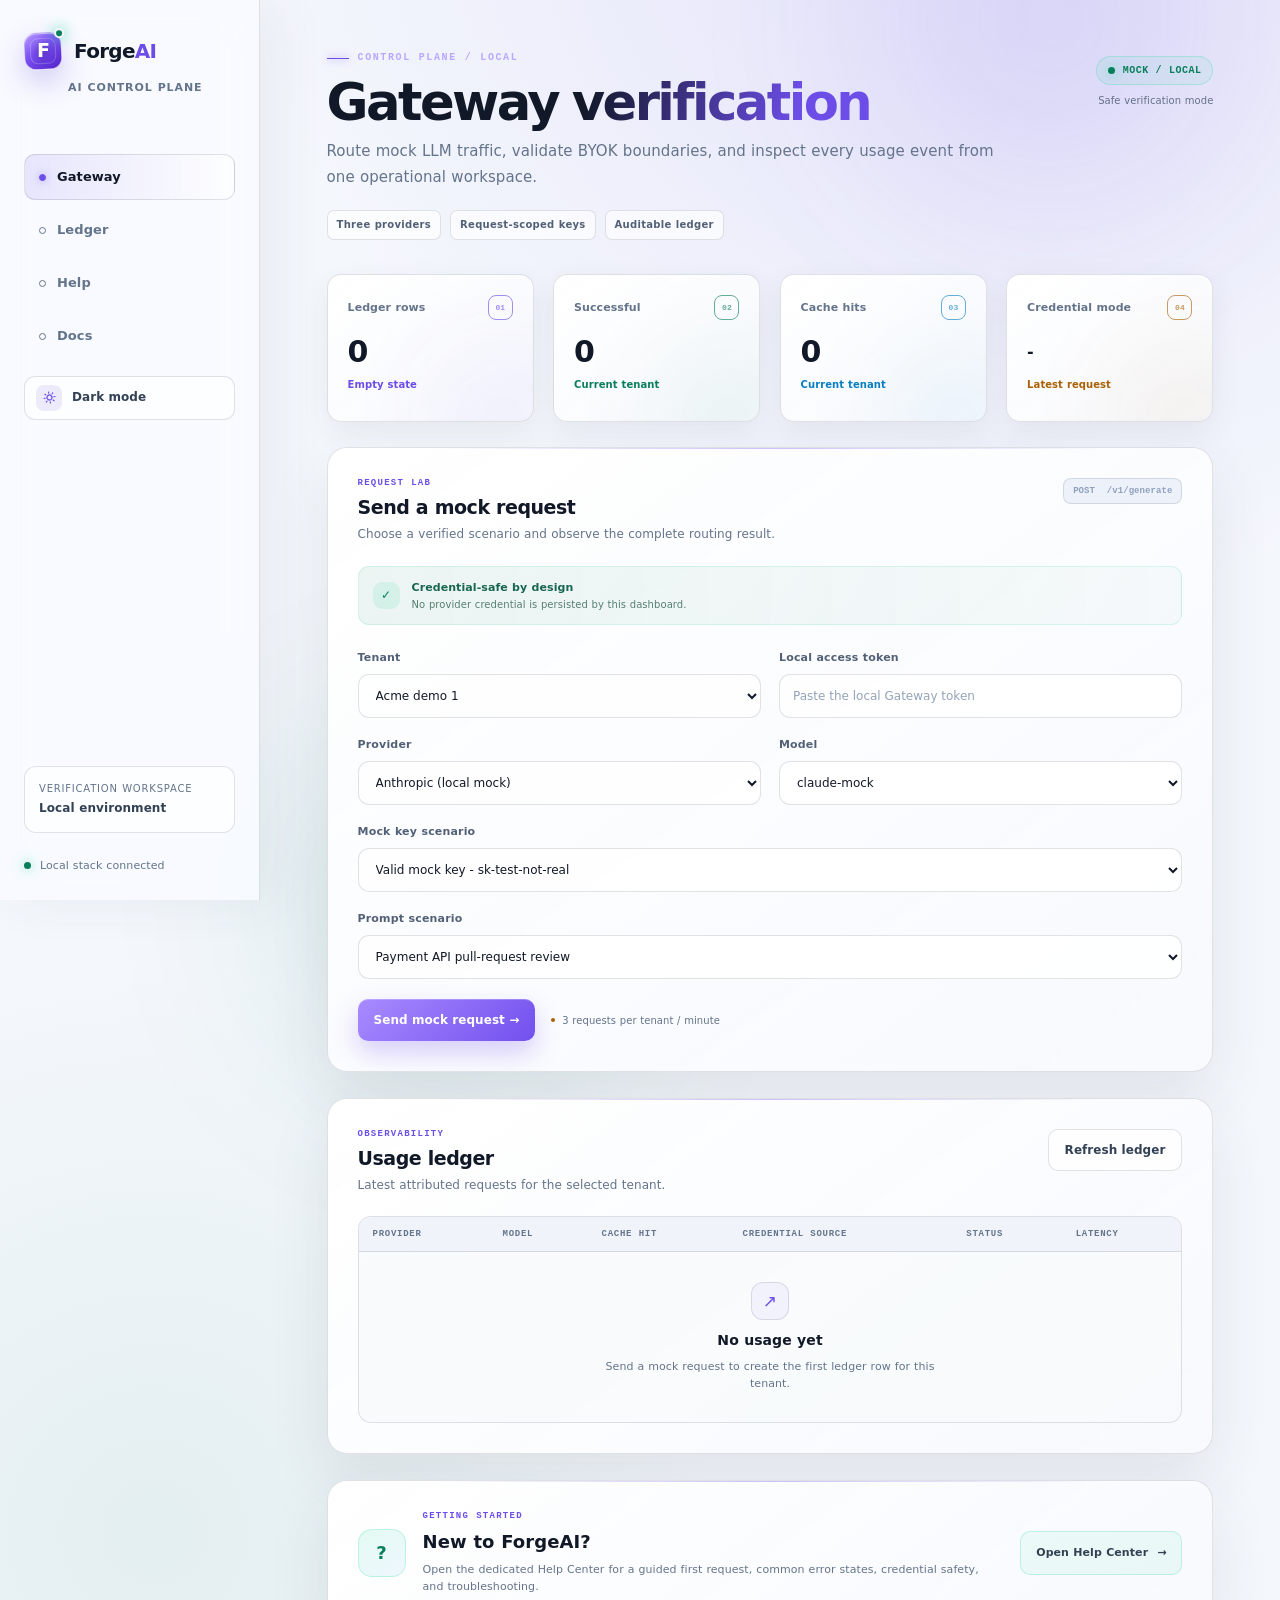
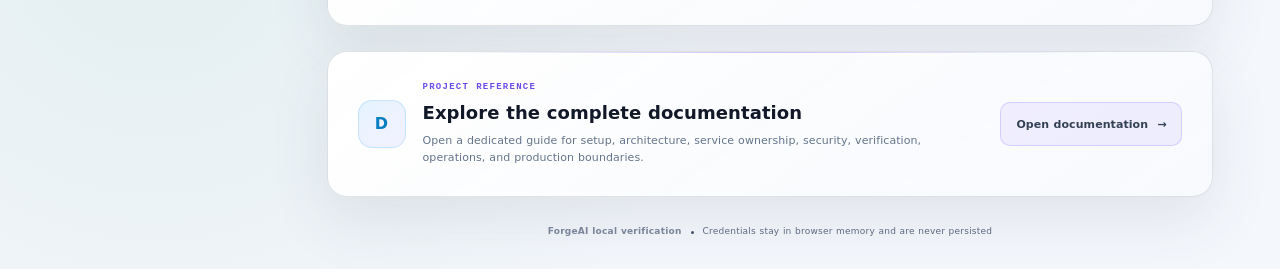
<file: dashboard/index.html>
<!doctype html>
<html lang='en'>
<head>
  <meta charset='utf-8'>
  <meta name='viewport' content='width=device-width, initial-scale=1'>
  <meta name='description' content='ForgeAI local Gateway verification console'>
  <meta name='theme-color' content='#080b14'>
  <title>ForgeAI - Gateway console</title>
  <link rel='stylesheet' href='styles.css'>
</head>
<body>
  <a class='skip-link' href='#main-content'>Skip to dashboard</a>
  <div class='ambient ambient-one' aria-hidden='true'></div>
  <div class='ambient ambient-two' aria-hidden='true'></div>

  <aside class='sidebar'>
    <div class='brand-block'>
      <div class='brand'>
        <span class='brand-mark' aria-hidden='true'><span>F</span><i></i></span>
        <span class='brand-name'>Forge<span>AI</span></span>
      </div>
      <p>AI control plane</p>
    </div>

    <nav aria-label='Primary navigation'>
      <a class='active' href='#gateway'><span class='nav-dot' aria-hidden='true'></span>Gateway</a>
      <a href='#usage'><span class='nav-dot' aria-hidden='true'></span>Ledger</a>
      <a href='help.html'><span class='nav-dot' aria-hidden='true'></span>Help</a>
      <a href='docs.html'><span class='nav-dot' aria-hidden='true'></span>Docs</a>
    </nav>

    <button class='theme-toggle' id='theme-toggle' type='button' aria-label='Switch to light mode' aria-pressed='false'>
      <span class='theme-icon' aria-hidden='true'>
        <svg viewBox='0 0 24 24' focusable='false'><path d='M12 3v2m0 14v2M3 12h2m14 0h2M5.64 5.64l1.42 1.42m9.88 9.88 1.42 1.42M18.36 5.64l-1.42 1.42M7.06 16.94l-1.42 1.42'/><circle cx='12' cy='12' r='4'/></svg>
      </span>
      <span id='theme-label'>Light mode</span>
    </button>

    <div class='sidebar-note'>
      <span>Verification workspace</span>
      <strong>Local environment</strong>
    </div>
    <div class='status' id='connection-status'><i></i><span>Local stack connected</span></div>
  </aside>

  <main id='main-content'>
    <header class='hero'>
      <div class='hero-copy'>
        <div class='eyebrow'><span></span>CONTROL PLANE / LOCAL</div>
        <h1>Gateway <span>verification</span></h1>
        <p>Route mock LLM traffic, validate BYOK boundaries, and inspect every usage event from one operational workspace.</p>
        <div class='hero-points' aria-label='Environment guarantees'>
          <span>Three providers</span>
          <span>Request-scoped keys</span>
          <span>Auditable ledger</span>
        </div>
      </div>
      <div class='environment-card'>
        <span class='environment'><i></i>MOCK / LOCAL</span>
        <small>Safe verification mode</small>
      </div>
    </header>

    <section class='cards' aria-label='Ledger summary'>
      <article class='metric-card purple'>
        <div class='metric-head'><label>Ledger rows</label><span class='metric-icon'>01</span></div>
        <strong id='total-rows'>0</strong>
        <em id='ledger-state'>Not loaded</em>
      </article>
      <article class='metric-card green'>
        <div class='metric-head'><label>Successful</label><span class='metric-icon'>02</span></div>
        <strong id='successful-rows'>0</strong>
        <em>Current tenant</em>
      </article>
      <article class='metric-card blue'>
        <div class='metric-head'><label>Cache hits</label><span class='metric-icon'>03</span></div>
        <strong id='cache-hits'>0</strong>
        <em>Current tenant</em>
      </article>
      <article class='metric-card amber'>
        <div class='metric-head'><label>Credential mode</label><span class='metric-icon'>04</span></div>
        <strong class='text-value' id='credential-mode'>-</strong>
        <em>Latest request</em>
      </article>
    </section>

    <section class='workspace'>
      <article class='panel request-panel' id='gateway'>
        <div class='panel-header'>
          <div>
            <span class='section-kicker'>REQUEST LAB</span>
            <h2>Send a mock request</h2>
            <p>Choose a verified scenario and observe the complete routing result.</p>
          </div>
          <span class='api-route'>POST&nbsp; /v1/generate</span>
        </div>

        <div class='privacy-banner'>
          <span class='shield' aria-hidden='true'>✓</span>
          <div><strong>Credential-safe by design</strong><span>No provider credential is persisted by this dashboard.</span></div>
        </div>

        <form id='request-form' novalidate>
          <div class='form-grid'>
            <div class='field'>
              <label for='tenant'>Tenant</label>
              <select id='tenant' name='tenant' required>
                <option value='demo-acme-001'>Acme demo 1</option>
                <option value='demo-acme-002'>Acme demo 2</option>
                <option value='demo-contoso-001'>Contoso demo</option>
              </select>
            </div>
            <div class='field'>
              <label for='access-token'>Local access token</label>
              <input id='access-token' name='accessToken' type='text' required autocomplete='off' spellcheck='false' placeholder='Paste the local Gateway token'>
            </div>
            <div class='field'>
              <label for='provider'>Provider</label>
              <select id='provider' name='provider'>
                <option value='ANTHROPIC'>Anthropic (local mock)</option>
                <option value='OPENAI'>OpenAI (local mock)</option>
                <option value='GEMINI'>Gemini (local mock)</option>
              </select>
            </div>
            <div class='field'>
              <label for='model'>Model</label>
              <select id='model' name='model' required><option value='claude-mock'>claude-mock</option></select>
            </div>
            <div class='field full'>
              <label for='provider-key'>Mock key scenario</label>
              <select id='provider-key' name='providerKey' required>
                <option value='sk-test-not-real'>Valid mock key - sk-test-not-real</option>
                <option value=''>Blank key - validation demo</option>
                <option value='bad-key-demo'>Rejected mock key - bad-key-demo</option>
              </select>
            </div>
            <div class='field full'>
              <label for='prompt'>Prompt scenario</label>
              <select id='prompt' name='prompt' required>
                <option value='Review a pull request that adds input validation to a payment API. Return three concise risks and one recommendation.'>Payment API pull-request review</option>
                <option value='Summarize a fictional customer support incident and provide three follow-up actions.'>Customer support incident summary</option>
                <option value='Review a fictional authentication change for security risks and recommend one mitigation.'>Authentication security review</option>
              </select>
            </div>
          </div>
          <div class='actions'>
            <button id='submit-request' class='primary' type='submit'>Send mock request</button>
            <span><i></i>3 requests per tenant / minute</span>
          </div>
        </form>
        <div id='request-result' class='result' role='status' aria-live='polite' hidden></div>
      </article>

      <article class='panel ledger-panel' id='usage'>
        <div class='panel-header'>
          <div>
            <span class='section-kicker'>OBSERVABILITY</span>
            <h2>Usage ledger</h2>
            <p>Latest attributed requests for the selected tenant.</p>
          </div>
          <button id='refresh-ledger' class='secondary' type='button'>Refresh ledger</button>
        </div>
        <div class='table-wrap'>
          <table>
            <thead><tr><th>Provider</th><th>Model</th><th>Cache hit</th><th>Credential source</th><th>Status</th><th>Latency</th></tr></thead>
            <tbody id='ledger-body'></tbody>
          </table>
          <div id='ledger-empty' class='empty-state'>
            <span class='empty-icon' aria-hidden='true'>↗</span>
            <strong>No usage yet</strong>
            <span>Send a mock request to create the first ledger row for this tenant.</span>
          </div>
        </div>
        <div id='ledger-error' class='result error' role='alert' hidden></div>
      </article>

      <article class='panel help-cta'>
        <div class='help-cta-copy'>
          <span class='help-cta-icon' aria-hidden='true'>?</span>
          <div>
            <span class='section-kicker'>GETTING STARTED</span>
            <h2>New to ForgeAI?</h2>
            <p>Open the dedicated Help Center for a guided first request, common error states, credential safety, and troubleshooting.</p>
          </div>
        </div>
        <a class='help-open-link' href='help.html'>Open Help Center <span aria-hidden='true'>→</span></a>
      </article>

      <article class='panel documentation-cta'>
        <div class='documentation-cta-copy'>
          <span class='doc-cta-icon' aria-hidden='true'>D</span>
          <div>
            <span class='section-kicker'>PROJECT REFERENCE</span>
            <h2>Explore the complete documentation</h2>
            <p>Open a dedicated guide for setup, architecture, service ownership, security, verification, operations, and production boundaries.</p>
          </div>
        </div>
        <a class='docs-open-link' href='docs.html'>Open documentation <span aria-hidden='true'>→</span></a>
      </article>
    </section>

    <footer><span>ForgeAI local verification</span><i></i>Credentials stay in browser memory and are never persisted</footer>
  </main>
  <script src='theme.js'></script>
  <script src='app.js'></script>
</body>
</html>
</file>
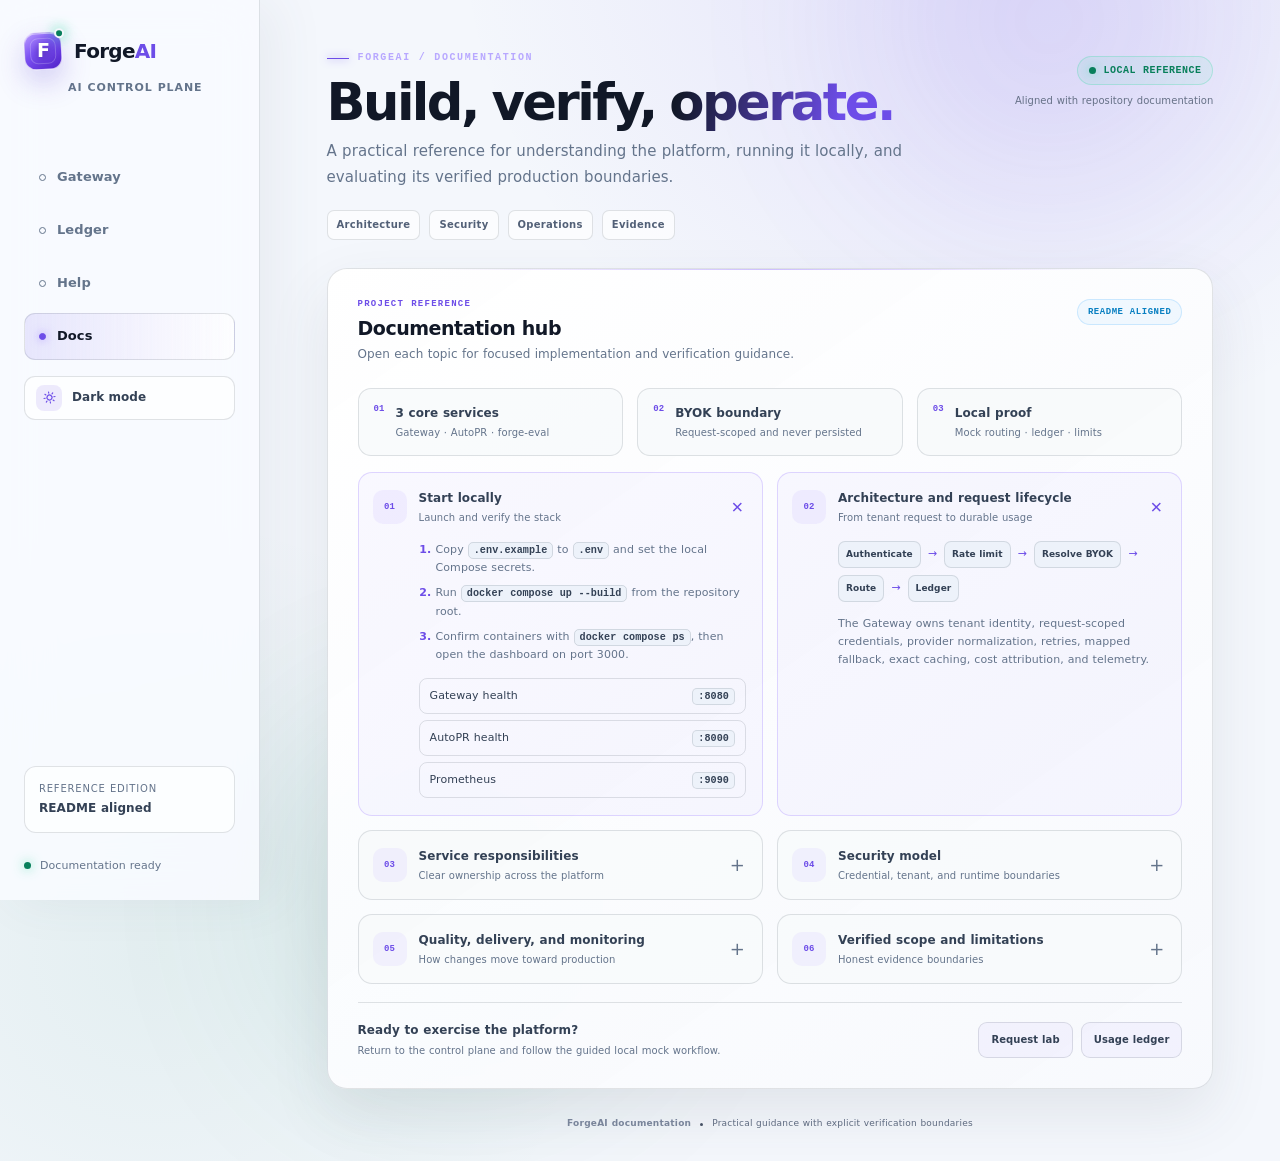
<file: dashboard/docs.html>
<!doctype html>
<html lang='en'>
<head>
  <meta charset='utf-8'>
  <meta name='viewport' content='width=device-width, initial-scale=1'>
  <meta name='description' content='ForgeAI project documentation'>
  <meta name='theme-color' content='#080b14'>
  <title>ForgeAI - Documentation</title>
  <link rel='stylesheet' href='styles.css'>
</head>
<body class='docs-page'>
  <a class='skip-link' href='#documentation'>Skip to documentation</a>
  <div class='ambient ambient-one' aria-hidden='true'></div>
  <div class='ambient ambient-two' aria-hidden='true'></div>

  <aside class='sidebar'>
    <div class='brand-block'>
      <div class='brand'>
        <span class='brand-mark' aria-hidden='true'><span>F</span><i></i></span>
        <span class='brand-name'>Forge<span>AI</span></span>
      </div>
      <p>AI control plane</p>
    </div>
    <nav aria-label='Primary navigation'>
      <a href='index.html#gateway'><span class='nav-dot' aria-hidden='true'></span>Gateway</a>
      <a href='index.html#usage'><span class='nav-dot' aria-hidden='true'></span>Ledger</a>
      <a href='help.html'><span class='nav-dot' aria-hidden='true'></span>Help</a>
      <a class='active' href='docs.html' aria-current='page'><span class='nav-dot' aria-hidden='true'></span>Docs</a>
    </nav>
    <button class='theme-toggle' id='theme-toggle' type='button' aria-label='Switch to light mode' aria-pressed='false'>
      <span class='theme-icon' aria-hidden='true'>
        <svg viewBox='0 0 24 24' focusable='false'><path d='M12 3v2m0 14v2M3 12h2m14 0h2M5.64 5.64l1.42 1.42m9.88 9.88 1.42 1.42M18.36 5.64l-1.42 1.42M7.06 16.94l-1.42 1.42'/><circle cx='12' cy='12' r='4'/></svg>
      </span>
      <span id='theme-label'>Light mode</span>
    </button>
    <div class='sidebar-note'><span>Reference edition</span><strong>README aligned</strong></div>
    <div class='status'><i></i><span>Documentation ready</span></div>
  </aside>

  <main class='docs-main' id='documentation'>
    <header class='hero docs-hero'>
      <div class='hero-copy'>
        <div class='eyebrow'><span></span>FORGEAI / DOCUMENTATION</div>
        <h1>Build, verify, <span>operate.</span></h1>
        <p>A practical reference for understanding the platform, running it locally, and evaluating its verified production boundaries.</p>
        <div class='hero-points'><span>Architecture</span><span>Security</span><span>Operations</span><span>Evidence</span></div>
      </div>
      <div class='environment-card'><span class='environment'><i></i>LOCAL REFERENCE</span><small>Aligned with repository documentation</small></div>
    </header>

    <section class='workspace docs-workspace'>
      <article class='panel documentation-panel'>
        <div class='panel-header'>
          <div><span class='section-kicker'>PROJECT REFERENCE</span><h2>Documentation hub</h2><p>Open each topic for focused implementation and verification guidance.</p></div>
          <span class='docs-badge'>README ALIGNED</span>
        </div>

        <div class='docs-overview' aria-label='Documentation overview'>
          <article><span>01</span><strong>3 core services</strong><small>Gateway · AutoPR · forge-eval</small></article>
          <article><span>02</span><strong>BYOK boundary</strong><small>Request-scoped and never persisted</small></article>
          <article><span>03</span><strong>Local proof</strong><small>Mock routing · ledger · limits</small></article>
        </div>

        <div class='docs-grid'>
          <details class='doc-topic' open>
            <summary><span class='doc-icon'>01</span><span><strong>Start locally</strong><small>Launch and verify the stack</small></span></summary>
            <div class='doc-content'>
              <ol><li>Copy <code>.env.example</code> to <code>.env</code> and set the local Compose secrets.</li><li>Run <code>docker compose up --build</code> from the repository root.</li><li>Confirm containers with <code>docker compose ps</code>, then open the dashboard on port 3000.</li></ol>
              <div class='endpoint-list'>
                <a href='http://localhost:8080/actuator/health' target='_blank' rel='noreferrer'><span>Gateway health</span><code>:8080</code></a>
                <a href='http://localhost:8000/healthz' target='_blank' rel='noreferrer'><span>AutoPR health</span><code>:8000</code></a>
                <a href='http://localhost:9090' target='_blank' rel='noreferrer'><span>Prometheus</span><code>:9090</code></a>
              </div>
            </div>
          </details>

          <details class='doc-topic' open>
            <summary><span class='doc-icon'>02</span><span><strong>Architecture and request lifecycle</strong><small>From tenant request to durable usage</small></span></summary>
            <div class='doc-content'><div class='flow-list'><span>Authenticate</span><i>→</i><span>Rate limit</span><i>→</i><span>Resolve BYOK</span><i>→</i><span>Route</span><i>→</i><span>Ledger</span></div><p>The Gateway owns tenant identity, request-scoped credentials, provider normalization, retries, mapped fallback, exact caching, cost attribution, and telemetry.</p></div>
          </details>

          <details class='doc-topic'>
            <summary><span class='doc-icon'>03</span><span><strong>Service responsibilities</strong><small>Clear ownership across the platform</small></span></summary>
            <div class='doc-content'><ul><li><strong>Gateway:</strong> normalized inference, BYOK, routing, cache, quota, and PostgreSQL usage ledger.</li><li><strong>AutoPR:</strong> signed GitHub webhook ingestion, deterministic risk signals, and Gateway-bound review generation.</li><li><strong>forge-eval:</strong> repeatable precision, recall, severity, and critical-miss quality gates.</li></ul></div>
          </details>

          <details class='doc-topic'>
            <summary><span class='doc-icon'>04</span><span><strong>Security model</strong><small>Credential, tenant, and runtime boundaries</small></span></summary>
            <div class='doc-content'><ul><li>Provider keys travel only in <code>X-Provider-Key</code> and remain request-scoped.</li><li>Prompts, provider keys, and PR diffs stay out of ledger metadata and metric labels.</li><li>Containers run non-root with read-only filesystems and <code>no-new-privileges</code>.</li><li>Public evidence includes immutable manifests, SPDX SBOMs, and Docker Scout results.</li></ul></div>
          </details>

          <details class='doc-topic'>
            <summary><span class='doc-icon'>05</span><span><strong>Quality, delivery, and monitoring</strong><small>How changes move toward production</small></span></summary>
            <div class='doc-content'><ul><li>Java and Python suites cover core endpoints, downstream failures, signatures, routing, and evaluation penalties.</li><li>Compose health checks gate service startup; Prometheus collects low-cardinality application metrics.</li><li>CI definitions validate tests, linting, Compose configuration, filesystem security, image builds, SBOMs, and provenance.</li></ul></div>
          </details>

          <details class='doc-topic'>
            <summary><span class='doc-icon'>06</span><span><strong>Verified scope and limitations</strong><small>Honest evidence boundaries</small></span></summary>
            <div class='doc-content'><ul><li>Locally proven: mock routing, BYOK attribution, cache isolation, tenant rate limiting, ledger writes, AutoPR simulation, and deterministic evaluation.</li><li>Still external: commercial provider calls, live GitHub comment posting, hosted CI execution, cloud deployment, and production SLO calibration.</li><li>Use <code>README.md</code> and the repository <code>docs</code> directory for diagrams, ADRs, runbooks, and detailed commands.</li></ul></div>
          </details>
        </div>

        <div class='docs-footer'><div><strong>Ready to exercise the platform?</strong><span>Return to the control plane and follow the guided local mock workflow.</span></div><div class='docs-actions'><a href='index.html#gateway'>Request lab</a><a href='index.html#usage'>Usage ledger</a></div></div>
      </article>
    </section>
    <footer><span>ForgeAI documentation</span><i></i>Practical guidance with explicit verification boundaries</footer>
  </main>
  <script src='theme.js'></script>
</body>
</html>
</file>
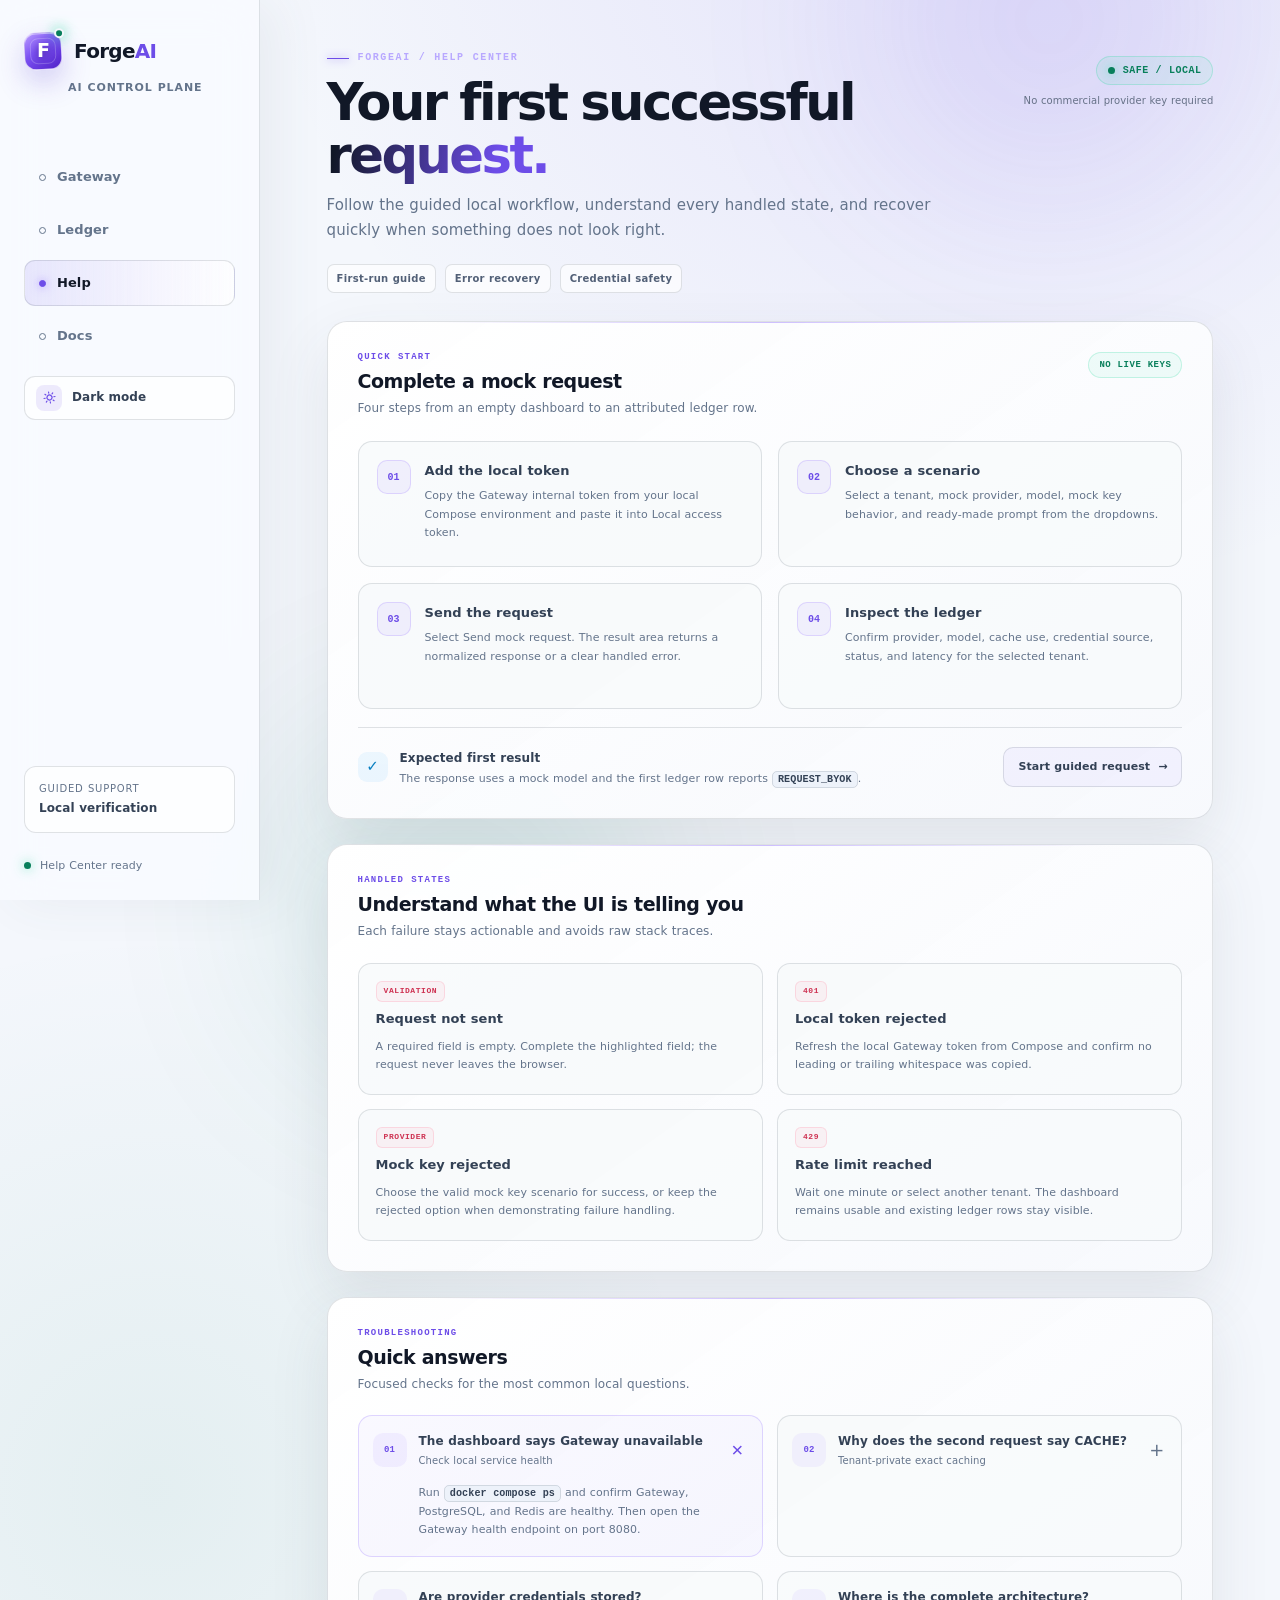
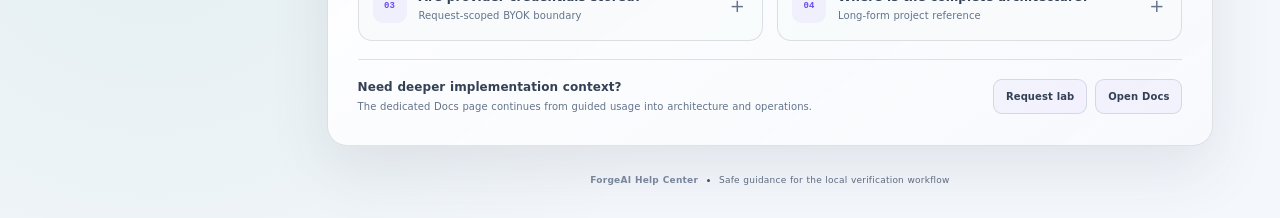
<file: dashboard/help.html>
<!doctype html>
<html lang='en'>
<head>
  <meta charset='utf-8'>
  <meta name='viewport' content='width=device-width, initial-scale=1'>
  <meta name='description' content='ForgeAI local verification Help Center'>
  <meta name='theme-color' content='#080b14'>
  <title>ForgeAI - Help Center</title>
  <link rel='stylesheet' href='styles.css'>
</head>
<body class='help-page'>
  <a class='skip-link' href='#help-center'>Skip to Help Center</a>
  <div class='ambient ambient-one' aria-hidden='true'></div>
  <div class='ambient ambient-two' aria-hidden='true'></div>

  <aside class='sidebar'>
    <div class='brand-block'>
      <div class='brand'>
        <span class='brand-mark' aria-hidden='true'><span>F</span><i></i></span>
        <span class='brand-name'>Forge<span>AI</span></span>
      </div>
      <p>AI control plane</p>
    </div>
    <nav aria-label='Primary navigation'>
      <a href='index.html#gateway'><span class='nav-dot' aria-hidden='true'></span>Gateway</a>
      <a href='index.html#usage'><span class='nav-dot' aria-hidden='true'></span>Ledger</a>
      <a class='active' href='help.html' aria-current='page'><span class='nav-dot' aria-hidden='true'></span>Help</a>
      <a href='docs.html'><span class='nav-dot' aria-hidden='true'></span>Docs</a>
    </nav>
    <button class='theme-toggle' id='theme-toggle' type='button' aria-label='Switch to light mode' aria-pressed='false'>
      <span class='theme-icon' aria-hidden='true'>
        <svg viewBox='0 0 24 24' focusable='false'><path d='M12 3v2m0 14v2M3 12h2m14 0h2M5.64 5.64l1.42 1.42m9.88 9.88 1.42 1.42M18.36 5.64l-1.42 1.42M7.06 16.94l-1.42 1.42'/><circle cx='12' cy='12' r='4'/></svg>
      </span>
      <span id='theme-label'>Light mode</span>
    </button>
    <div class='sidebar-note'><span>Guided support</span><strong>Local verification</strong></div>
    <div class='status'><i></i><span>Help Center ready</span></div>
  </aside>

  <main class='help-main' id='help-center'>
    <header class='hero help-hero'>
      <div class='hero-copy'>
        <div class='eyebrow'><span></span>FORGEAI / HELP CENTER</div>
        <h1>Your first successful <span>request.</span></h1>
        <p>Follow the guided local workflow, understand every handled state, and recover quickly when something does not look right.</p>
        <div class='hero-points'><span>First-run guide</span><span>Error recovery</span><span>Credential safety</span></div>
      </div>
      <div class='environment-card'><span class='environment'><i></i>SAFE / LOCAL</span><small>No commercial provider key required</small></div>
    </header>

    <section class='workspace help-workspace'>
      <article class='panel help-page-panel'>
        <div class='panel-header'><div><span class='section-kicker'>QUICK START</span><h2>Complete a mock request</h2><p>Four steps from an empty dashboard to an attributed ledger row.</p></div><span class='help-badge'>NO LIVE KEYS</span></div>
        <ol class='guide-grid'>
          <li class='guide-step'><span class='step-number'>01</span><div><strong>Add the local token</strong><p>Copy the Gateway internal token from your local Compose environment and paste it into Local access token.</p></div></li>
          <li class='guide-step'><span class='step-number'>02</span><div><strong>Choose a scenario</strong><p>Select a tenant, mock provider, model, mock key behavior, and ready-made prompt from the dropdowns.</p></div></li>
          <li class='guide-step'><span class='step-number'>03</span><div><strong>Send the request</strong><p>Select Send mock request. The result area returns a normalized response or a clear handled error.</p></div></li>
          <li class='guide-step'><span class='step-number'>04</span><div><strong>Inspect the ledger</strong><p>Confirm provider, model, cache use, credential source, status, and latency for the selected tenant.</p></div></li>
        </ol>
        <div class='help-actions'><div class='help-callout'><span aria-hidden='true'>✓</span><div><strong>Expected first result</strong><p>The response uses a mock model and the first ledger row reports <code>REQUEST_BYOK</code>.</p></div></div><a class='start-link' href='index.html#gateway'>Start guided request <span aria-hidden='true'>→</span></a></div>
      </article>

      <article class='panel support-panel'>
        <div class='panel-header'><div><span class='section-kicker'>HANDLED STATES</span><h2>Understand what the UI is telling you</h2><p>Each failure stays actionable and avoids raw stack traces.</p></div></div>
        <div class='support-grid'>
          <article class='support-card'><span class='support-code'>VALIDATION</span><strong>Request not sent</strong><p>A required field is empty. Complete the highlighted field; the request never leaves the browser.</p></article>
          <article class='support-card'><span class='support-code'>401</span><strong>Local token rejected</strong><p>Refresh the local Gateway token from Compose and confirm no leading or trailing whitespace was copied.</p></article>
          <article class='support-card'><span class='support-code'>PROVIDER</span><strong>Mock key rejected</strong><p>Choose the valid mock key scenario for success, or keep the rejected option when demonstrating failure handling.</p></article>
          <article class='support-card'><span class='support-code'>429</span><strong>Rate limit reached</strong><p>Wait one minute or select another tenant. The dashboard remains usable and existing ledger rows stay visible.</p></article>
        </div>
      </article>

      <article class='panel help-faq-panel'>
        <div class='panel-header'><div><span class='section-kicker'>TROUBLESHOOTING</span><h2>Quick answers</h2><p>Focused checks for the most common local questions.</p></div></div>
        <div class='help-faq-grid'>
          <details class='doc-topic' open><summary><span class='doc-icon'>01</span><span><strong>The dashboard says Gateway unavailable</strong><small>Check local service health</small></span></summary><div class='doc-content'><p>Run <code>docker compose ps</code> and confirm Gateway, PostgreSQL, and Redis are healthy. Then open the Gateway health endpoint on port 8080.</p></div></details>
          <details class='doc-topic'><summary><span class='doc-icon'>02</span><span><strong>Why does the second request say CACHE?</strong><small>Tenant-private exact caching</small></span></summary><div class='doc-content'><p>An identical successful request for the same tenant is returned from the local exact cache. Change the prompt or tenant to create a cache miss.</p></div></details>
          <details class='doc-topic'><summary><span class='doc-icon'>03</span><span><strong>Are provider credentials stored?</strong><small>Request-scoped BYOK boundary</small></span></summary><div class='doc-content'><p>No. The provider key stays in browser memory for the request, travels in <code>X-Provider-Key</code>, and is not written to the usage ledger.</p></div></details>
          <details class='doc-topic'><summary><span class='doc-icon'>04</span><span><strong>Where is the complete architecture?</strong><small>Long-form project reference</small></span></summary><div class='doc-content'><p>Open the Docs page for service ownership, request flow, security, delivery, monitoring, verified scope, and repository documentation paths.</p></div></details>
        </div>
        <div class='docs-footer'><div><strong>Need deeper implementation context?</strong><span>The dedicated Docs page continues from guided usage into architecture and operations.</span></div><div class='docs-actions'><a href='index.html#gateway'>Request lab</a><a href='docs.html'>Open Docs</a></div></div>
      </article>
    </section>
    <footer><span>ForgeAI Help Center</span><i></i>Safe guidance for the local verification workflow</footer>
  </main>
  <script src='theme.js'></script>
</body>
</html>
</file>
<file: dashboard/styles.css>
:root {
  color-scheme: dark;
  --bg: #070a12;
  --bg-soft: #0b101b;
  --surface: rgba(17, 23, 38, .9);
  --surface-raised: rgba(22, 30, 48, .92);
  --surface-hover: rgba(28, 37, 59, .96);
  --line: rgba(148, 163, 184, .16);
  --line-strong: rgba(148, 163, 184, .28);
  --text: #f7f8fc;
  --text-soft: #d9deea;
  --muted: #929db2;
  --purple: #9b7cff;
  --purple-strong: #7c5cff;
  --blue: #59b8ff;
  --green: #38daa3;
  --amber: #f8bb62;
  --red: #ff718b;
  --shadow: 0 24px 70px rgba(0, 0, 0, .34);
  --shadow-soft: 0 12px 32px rgba(0, 0, 0, .2);
  --radius-lg: 20px;
  --radius-md: 14px;
  --ease: cubic-bezier(.2, .8, .2, 1);
}

html[data-theme='light'] {
  color-scheme: light;
  --bg: #f4f7fc;
  --bg-soft: #edf2fa;
  --surface: rgba(255, 255, 255, .94);
  --surface-raised: rgba(255, 255, 255, .99);
  --surface-hover: #f1f4fb;
  --line: rgba(30, 41, 59, .13);
  --line-strong: rgba(30, 41, 59, .23);
  --text: #111827;
  --text-soft: #334155;
  --muted: #64748b;
  --purple: #6d4de8;
  --purple-strong: #5a38d5;
  --blue: #087fc1;
  --green: #087f5b;
  --amber: #aa6105;
  --red: #ce3151;
  --shadow: 0 24px 60px rgba(55, 65, 81, .1);
  --shadow-soft: 0 10px 28px rgba(55, 65, 81, .075);
}

* { box-sizing: border-box; }

html { scroll-behavior: smooth; }

body {
  margin: 0;
  min-height: 100vh;
  display: grid;
  grid-template-columns: 260px minmax(0, 1fr);
  overflow-x: hidden;
  background:
    radial-gradient(circle at 76% -8%, rgba(116, 91, 255, .16), transparent 33%),
    radial-gradient(circle at 12% 82%, rgba(32, 189, 164, .08), transparent 28%),
    var(--bg);
  color: var(--text);
  font-family: 'Segoe UI Variable', Inter, ui-sans-serif, system-ui, -apple-system, 'Segoe UI', sans-serif;
  font-size: 15px;
  font-weight: 450;
  line-height: 1.55;
  letter-spacing: .005em;
  word-spacing: .025em;
  transition: color .28s var(--ease), background-color .28s var(--ease);
}

html[data-theme='light'] body {
  background:
    radial-gradient(circle at 78% -8%, rgba(109, 77, 232, .12), transparent 34%),
    radial-gradient(circle at 12% 82%, rgba(8, 127, 91, .07), transparent 30%),
    var(--bg);
}

button, input, select { font: inherit; }

button, input, select, a { -webkit-tap-highlight-color: transparent; }

.ambient {
  position: fixed;
  z-index: -1;
  width: 360px;
  height: 360px;
  border-radius: 50%;
  filter: blur(100px);
  pointer-events: none;
  opacity: .12;
}

.ambient-one { top: -160px; right: 4%; background: var(--purple); }
.ambient-two { bottom: -180px; left: 22%; background: var(--green); }

.skip-link {
  position: fixed;
  z-index: 100;
  top: 12px;
  left: 12px;
  padding: 10px 14px;
  border-radius: 10px;
  background: var(--text);
  color: var(--bg);
  transform: translateY(-160%);
  transition: transform .2s var(--ease);
}

.skip-link:focus { transform: translateY(0); }

.sidebar {
  position: fixed;
  inset: 0 auto 0 0;
  z-index: 10;
  width: 260px;
  display: flex;
  flex-direction: column;
  padding: 32px 24px 26px;
  border-right: 1px solid var(--line);
  background: rgba(7, 10, 18, .78);
  box-shadow: 16px 0 50px rgba(0, 0, 0, .12);
  backdrop-filter: blur(24px);
}

.brand-block p {
  margin: 9px 0 0 44px;
  color: var(--muted);
  font-size: 11px;
  font-weight: 600;
  letter-spacing: .08em;
  text-transform: uppercase;
}

.brand {
  display: flex;
  align-items: center;
  gap: 12px;
  font-size: 20px;
  font-weight: 800;
  letter-spacing: -.035em;
}

.brand-name span { color: var(--purple); }

.brand-mark {
  position: relative;
  display: grid;
  width: 38px;
  height: 38px;
  place-items: center;
  overflow: visible;
  border: 1px solid rgba(255, 255, 255, .24);
  border-radius: 12px;
  background: linear-gradient(145deg, #bb9dff 0%, #7c51f3 42%, #5021c7 100%);
  box-shadow: 0 12px 30px rgba(124, 92, 255, .42), inset 0 1px rgba(255, 255, 255, .34);
  color: #fff;
  font-size: 19px;
  isolation: isolate;
  transform: rotate(-3deg);
}

.brand-mark::before {
  content: '';
  position: absolute;
  inset: 5px;
  z-index: -1;
  border: 1px solid rgba(255, 255, 255, .22);
  border-radius: 8px;
}

.brand-mark span { transform: rotate(3deg); text-shadow: 0 2px 8px rgba(29, 7, 77, .45); }

.brand-mark i {
  position: absolute;
  top: -4px;
  right: -4px;
  width: 10px;
  height: 10px;
  border: 2px solid var(--bg);
  border-radius: 50%;
  background: var(--green);
  box-shadow: 0 0 13px rgba(56, 218, 163, .95);
}

nav {
  display: grid;
  gap: 7px;
  margin-top: 58px;
}

nav a {
  display: flex;
  align-items: center;
  gap: 11px;
  padding: 12px 14px;
  border: 1px solid transparent;
  border-radius: 11px;
  color: var(--muted);
  font-size: 13px;
  font-weight: 620;
  text-decoration: none;
  transition: color .2s var(--ease), background .2s var(--ease), border-color .2s var(--ease), transform .2s var(--ease);
}

nav a:hover {
  color: var(--text-soft);
  background: rgba(255, 255, 255, .035);
  transform: translateX(2px);
}

nav a.active {
  border-color: var(--line);
  background: linear-gradient(90deg, rgba(124, 92, 255, .16), rgba(255, 255, 255, .035));
  color: #fff;
}

.nav-dot {
  width: 7px;
  height: 7px;
  border: 1px solid currentColor;
  border-radius: 50%;
}

nav a.active .nav-dot {
  border-color: var(--purple);
  background: var(--purple);
  box-shadow: 0 0 10px rgba(155, 124, 255, .75);
}

.theme-toggle {
  display: flex;
  align-items: center;
  gap: 10px;
  width: 100%;
  min-height: 42px;
  margin-top: 16px;
  padding: 8px 11px;
  border: 1px solid var(--line);
  border-radius: 11px;
  background: rgba(255, 255, 255, .035);
  color: var(--text-soft);
  font-size: 12px;
  font-weight: 650;
  text-align: left;
}

.theme-toggle:hover { border-color: var(--line-strong); background: var(--surface-hover); }

.theme-icon {
  display: grid;
  width: 26px;
  height: 26px;
  place-items: center;
  border-radius: 8px;
  background: rgba(248, 187, 98, .12);
  color: var(--amber);
}

.theme-icon svg { width: 15px; height: 15px; fill: none; stroke: currentColor; stroke-linecap: round; stroke-width: 1.8; }
.theme-toggle[data-theme='light'] .theme-icon { background: rgba(109, 77, 232, .11); color: var(--purple); }
.theme-toggle[data-theme='light'] .theme-icon svg { transform: rotate(35deg); }

.sidebar-note {
  display: grid;
  gap: 3px;
  margin-top: auto;
  margin-bottom: 24px;
  padding: 14px;
  border: 1px solid var(--line);
  border-radius: 12px;
  background: rgba(255, 255, 255, .025);
}

.sidebar-note span { color: var(--muted); font-size: 10px; text-transform: uppercase; letter-spacing: .08em; }
.sidebar-note strong { color: var(--text-soft); font-size: 12px; }

.status {
  display: flex;
  align-items: center;
  gap: 9px;
  color: var(--muted);
  font-size: 11px;
}

.status i, .environment i {
  display: inline-block;
  width: 7px;
  height: 7px;
  border-radius: 50%;
  background: var(--green);
  box-shadow: 0 0 12px rgba(56, 218, 163, .8);
  animation: statusPulse 2.4s ease-in-out infinite;
}

.status.offline i { background: var(--red); box-shadow: 0 0 12px rgba(255, 113, 139, .65); }

main {
  grid-column: 2;
  width: 100%;
  max-width: 1580px;
  padding: 52px clamp(28px, 5.2vw, 84px) 30px;
}

.hero {
  display: flex;
  align-items: flex-start;
  justify-content: space-between;
  gap: 44px;
  margin-bottom: 34px;
  animation: riseIn .55s var(--ease) both;
}

.hero-copy { max-width: 760px; }

.eyebrow {
  display: flex;
  align-items: center;
  gap: 9px;
  color: #b8a8ff;
  font: 700 10px/1.2 ui-monospace, 'Cascadia Code', monospace;
  letter-spacing: .16em;
}

.eyebrow span { width: 22px; height: 1px; background: var(--purple); box-shadow: 0 0 8px var(--purple); }

h1 {
  margin: 12px 0 10px;
  font-size: clamp(34px, 4vw, 52px);
  line-height: 1.04;
  letter-spacing: -.05em;
  word-spacing: -.03em;
}

h1 span {
  background: linear-gradient(100deg, #fff 5%, #a996ff 76%);
  -webkit-background-clip: text;
  background-clip: text;
  color: transparent;
}

.hero-copy > p {
  max-width: 680px;
  margin: 0;
  color: var(--muted);
  font-size: 15px;
  line-height: 1.7;
}

.hero-points { display: flex; flex-wrap: wrap; gap: 9px; margin-top: 20px; }

.hero-points span {
  padding: 6px 9px;
  border: 1px solid var(--line);
  border-radius: 7px;
  background: rgba(255, 255, 255, .022);
  color: #aeb7c8;
  font-size: 10px;
  font-weight: 650;
  letter-spacing: .03em;
}

.environment-card {
  display: grid;
  justify-items: end;
  gap: 8px;
  flex: 0 0 auto;
  padding-top: 4px;
}

.environment {
  display: flex;
  align-items: center;
  gap: 8px;
  padding: 8px 11px;
  border: 1px solid rgba(56, 218, 163, .28);
  border-radius: 999px;
  background: rgba(56, 218, 163, .08);
  color: var(--green);
  font: 700 10px ui-monospace, monospace;
  letter-spacing: .05em;
}

.environment-card small { color: #667187; font-size: 10px; }

.cards {
  display: grid;
  grid-template-columns: repeat(4, minmax(0, 1fr));
  gap: clamp(18px, 1.5vw, 24px);
}

.metric-card, .panel {
  position: relative;
  overflow: hidden;
  border: 1px solid var(--line);
  background: linear-gradient(145deg, rgba(20, 27, 43, .94), rgba(11, 16, 27, .94));
  box-shadow: var(--shadow-soft);
}

.metric-card {
  min-height: 148px;
  padding: 20px;
  border-radius: var(--radius-md);
  transition: transform .25s var(--ease), border-color .25s var(--ease), background .25s var(--ease);
  animation: riseIn .55s var(--ease) both;
}

.metric-card:nth-child(2) { animation-delay: .05s; }
.metric-card:nth-child(3) { animation-delay: .1s; }
.metric-card:nth-child(4) { animation-delay: .15s; }

.metric-card::after {
  content: '';
  position: absolute;
  inset: auto -30px -55px auto;
  width: 120px;
  height: 120px;
  border-radius: 50%;
  background: currentColor;
  filter: blur(58px);
  opacity: .1;
}

.metric-card:hover { transform: translateY(-3px); border-color: var(--line-strong); background: var(--surface-raised); }
.metric-card.purple { color: var(--purple); }
.metric-card.green { color: var(--green); }
.metric-card.blue { color: var(--blue); }
.metric-card.amber { color: var(--amber); }

.metric-head { display: flex; align-items: center; justify-content: space-between; }
.metric-head label { color: var(--muted); font-size: 11px; font-weight: 650; }

.metric-icon {
  display: grid;
  width: 25px;
  height: 25px;
  place-items: center;
  border: 1px solid currentColor;
  border-radius: 8px;
  font: 700 8px ui-monospace, monospace;
  opacity: .62;
}

.metric-card > strong {
  display: block;
  margin: 14px 0 2px;
  color: var(--text);
  font-size: 30px;
  line-height: 1.2;
  letter-spacing: -.04em;
}

.metric-card > strong.text-value {
  min-height: 36px;
  padding-top: 8px;
  overflow: hidden;
  font-size: 16px;
  text-overflow: ellipsis;
  white-space: nowrap;
}

.metric-card em { color: currentColor; font-size: 10px; font-style: normal; font-weight: 650; }

.workspace { display: grid; gap: clamp(22px, 2vw, 30px); margin-top: clamp(22px, 2vw, 30px); }

.panel {
  padding: clamp(22px, 3vw, 30px);
  border-radius: var(--radius-lg);
  box-shadow: var(--shadow);
  scroll-margin-top: 28px;
  animation: riseIn .6s .12s var(--ease) both;
}

.panel::before {
  content: '';
  position: absolute;
  inset: 0 12% auto;
  height: 1px;
  background: linear-gradient(90deg, transparent, rgba(155, 124, 255, .48), transparent);
}

.panel-header {
  display: flex;
  align-items: flex-start;
  justify-content: space-between;
  gap: 24px;
}

.section-kicker {
  display: block;
  margin-bottom: 7px;
  color: var(--purple);
  font: 700 9px ui-monospace, monospace;
  letter-spacing: .14em;
}

.panel-header h2 { margin: 0 0 5px; font-size: 19px; line-height: 1.3; letter-spacing: -.025em; }
.panel-header p { margin: 0; color: var(--muted); font-size: 12px; }

.api-route {
  padding: 7px 9px;
  border: 1px solid var(--line);
  border-radius: 8px;
  background: var(--bg-soft);
  color: #8fa0bd;
  font: 600 9px ui-monospace, monospace;
  white-space: nowrap;
}

.privacy-banner {
  display: flex;
  align-items: center;
  gap: 12px;
  margin-top: 22px;
  padding: 12px 14px;
  border: 1px solid rgba(56, 218, 163, .17);
  border-radius: 11px;
  background: linear-gradient(90deg, rgba(56, 218, 163, .07), rgba(56, 218, 163, .025));
}

.shield {
  display: grid;
  width: 27px;
  height: 27px;
  flex: 0 0 auto;
  place-items: center;
  border-radius: 9px;
  background: rgba(56, 218, 163, .13);
  color: var(--green);
  font-size: 12px;
  font-weight: 800;
}

.privacy-banner div { display: grid; gap: 1px; }
.privacy-banner strong { color: #cceee3; font-size: 11px; }
.privacy-banner div span { color: #79998f; font-size: 10px; }

.form-grid {
  display: grid;
  grid-template-columns: repeat(2, minmax(0, 1fr));
  gap: 18px;
  margin-top: 24px;
}

.field { display: grid; gap: 8px; min-width: 0; }
.field.full { grid-column: 1 / -1; }

.field label {
  color: #aeb8ca;
  font-size: 11px;
  font-weight: 700;
  letter-spacing: .015em;
}

input, select {
  width: 100%;
  min-height: 44px;
  padding: 11px 13px;
  outline: none;
  border: 1px solid var(--line);
  border-radius: 11px;
  background: rgba(5, 9, 17, .72);
  color: var(--text);
  font-size: 12px;
  transition: border-color .2s var(--ease), box-shadow .2s var(--ease), background .2s var(--ease), transform .2s var(--ease);
}

input::placeholder { color: #59657a; }

input:hover, select:hover { border-color: var(--line-strong); background: rgba(8, 13, 24, .92); }

input:focus, select:focus {
  border-color: var(--purple);
  background: rgba(8, 12, 22, 1);
  box-shadow: 0 0 0 3px rgba(155, 124, 255, .14), 0 10px 24px rgba(0, 0, 0, .14);
}

input[aria-invalid='true'], select[aria-invalid='true'] {
  border-color: var(--red);
  box-shadow: 0 0 0 3px rgba(255, 113, 139, .12);
}

.actions {
  display: flex;
  align-items: center;
  gap: 16px;
  margin-top: 20px;
}

button {
  min-height: 42px;
  padding: 10px 16px;
  border: 0;
  border-radius: 10px;
  cursor: pointer;
  font-size: 12px;
  font-weight: 750;
  letter-spacing: .005em;
  transition: transform .2s var(--ease), box-shadow .2s var(--ease), filter .2s var(--ease), border-color .2s var(--ease);
}

button:hover:not(:disabled) { transform: translateY(-2px); }
button:active:not(:disabled) { transform: translateY(0) scale(.98); }
button:focus-visible, a:focus-visible { outline: 2px solid var(--purple); outline-offset: 3px; }

button.primary {
  min-width: 170px;
  background: linear-gradient(135deg, #a88bff, #7250ee);
  box-shadow: 0 12px 26px rgba(113, 79, 236, .27), inset 0 1px rgba(255, 255, 255, .24);
  color: #fff;
}

button.primary::after { content: '  →'; }
button.primary:hover:not(:disabled) { filter: brightness(1.08); box-shadow: 0 16px 34px rgba(113, 79, 236, .34); }

button.secondary {
  border: 1px solid var(--line);
  background: rgba(255, 255, 255, .045);
  color: var(--text-soft);
}

button.secondary:hover:not(:disabled) { border-color: var(--line-strong); background: var(--surface-hover); }

button:disabled { cursor: wait; opacity: .68; }

button[aria-busy='true']::before {
  content: '';
  display: inline-block;
  width: 11px;
  height: 11px;
  margin-right: 8px;
  border: 2px solid rgba(255, 255, 255, .35);
  border-top-color: currentColor;
  border-radius: 50%;
  vertical-align: -2px;
  animation: spin .75s linear infinite;
}

.actions > span { display: flex; align-items: center; gap: 7px; color: var(--muted); font-size: 10px; }
.actions > span i { width: 4px; height: 4px; border-radius: 50%; background: var(--amber); }

.result {
  display: grid;
  gap: 4px;
  margin-top: 18px;
  padding: 14px 16px;
  border-radius: 11px;
  font-size: 12px;
  animation: resultIn .3s var(--ease) both;
}

.result span { color: var(--muted); line-height: 1.55; }
.result.success { border: 1px solid rgba(56, 218, 163, .25); background: rgba(56, 218, 163, .08); }
.result.success strong { color: var(--green); }
.result.error { border: 1px solid rgba(255, 113, 139, .3); background: rgba(255, 113, 139, .08); color: var(--red); }

.ledger-panel { animation-delay: .18s; }

.help-panel { animation-delay: .24s; }
.documentation-panel { animation-delay: .3s; }

.help-cta {
  display: flex;
  align-items: center;
  justify-content: space-between;
  gap: 28px;
  animation-delay: .24s;
}

.help-cta-copy { display: flex; align-items: center; gap: 17px; }
.help-cta h2 { margin: 0 0 5px; font-size: 18px; }
.help-cta p { max-width: 720px; margin: 0; color: var(--muted); font-size: 11px; }

.help-cta-icon {
  display: grid;
  width: 48px;
  height: 48px;
  flex: 0 0 auto;
  place-items: center;
  border: 1px solid rgba(56, 218, 163, .25);
  border-radius: 14px;
  background: linear-gradient(145deg, rgba(56, 218, 163, .14), rgba(89, 184, 255, .09));
  color: var(--green);
  font-size: 18px;
  font-weight: 850;
}

.help-open-link {
  display: inline-flex;
  align-items: center;
  justify-content: center;
  gap: 9px;
  min-height: 44px;
  padding: 10px 15px;
  flex: 0 0 auto;
  border: 1px solid rgba(56, 218, 163, .25);
  border-radius: 10px;
  background: rgba(56, 218, 163, .08);
  color: var(--text-soft);
  font-size: 11px;
  font-weight: 750;
  text-decoration: none;
  transition: transform .2s var(--ease), border-color .2s var(--ease), background .2s var(--ease);
}

.help-open-link:hover { transform: translateY(-2px); border-color: rgba(56, 218, 163, .45); background: rgba(56, 218, 163, .14); }
.help-main { max-width: 1500px; }
.help-hero { margin-bottom: 4px; }
.help-workspace { margin-top: 28px; }
.help-page-panel { animation-delay: .1s; }
.support-panel { animation-delay: .16s; }
.help-faq-panel { animation-delay: .22s; }

.support-grid {
  display: grid;
  grid-template-columns: repeat(2, minmax(0, 1fr));
  gap: 14px;
  margin-top: 22px;
}

.support-card {
  display: grid;
  gap: 7px;
  min-height: 132px;
  padding: 17px;
  border: 1px solid var(--line);
  border-radius: 13px;
  background: rgba(255, 255, 255, .025);
}

.support-code { width: max-content; padding: 4px 7px; border: 1px solid rgba(255, 113, 139, .2); border-radius: 6px; background: rgba(255, 113, 139, .07); color: var(--red); font: 750 8px ui-monospace, monospace; letter-spacing: .07em; }
.support-card strong { color: var(--text-soft); font-size: 13px; }
.support-card p { margin: 0; color: var(--muted); font-size: 11px; line-height: 1.65; }
.help-faq-grid { display: grid; grid-template-columns: repeat(2, minmax(0, 1fr)); gap: 14px; margin-top: 22px; }

.documentation-cta {
  display: flex;
  align-items: center;
  justify-content: space-between;
  gap: 28px;
  animation-delay: .3s;
}

.documentation-cta-copy { display: flex; align-items: center; gap: 17px; }
.documentation-cta h2 { margin: 0 0 5px; font-size: 18px; }
.documentation-cta p { max-width: 720px; margin: 0; color: var(--muted); font-size: 11px; }

.doc-cta-icon {
  display: grid;
  width: 48px;
  height: 48px;
  flex: 0 0 auto;
  place-items: center;
  border: 1px solid rgba(89, 184, 255, .26);
  border-radius: 14px;
  background: linear-gradient(145deg, rgba(89, 184, 255, .16), rgba(155, 124, 255, .1));
  color: var(--blue);
  font-size: 16px;
  font-weight: 850;
}

.docs-open-link {
  display: inline-flex;
  align-items: center;
  justify-content: center;
  gap: 9px;
  min-height: 44px;
  padding: 10px 15px;
  flex: 0 0 auto;
  border: 1px solid rgba(155, 124, 255, .3);
  border-radius: 10px;
  background: rgba(155, 124, 255, .1);
  color: var(--text-soft);
  font-size: 11px;
  font-weight: 750;
  text-decoration: none;
  transition: transform .2s var(--ease), border-color .2s var(--ease), background .2s var(--ease);
}

.docs-open-link:hover { transform: translateY(-2px); border-color: rgba(155, 124, 255, .48); background: rgba(155, 124, 255, .16); }
.docs-main { max-width: 1500px; }
.docs-hero { margin-bottom: 4px; }
.docs-workspace { margin-top: 28px; }

.help-badge {
  padding: 7px 10px;
  border: 1px solid rgba(56, 218, 163, .25);
  border-radius: 999px;
  background: rgba(56, 218, 163, .07);
  color: var(--green);
  font: 700 9px ui-monospace, monospace;
  letter-spacing: .06em;
  white-space: nowrap;
}

.guide-grid {
  display: grid;
  grid-template-columns: repeat(2, minmax(0, 1fr));
  gap: 16px;
  margin: 24px 0 0;
  padding: 0;
  list-style: none;
}

.guide-step {
  display: flex;
  align-items: flex-start;
  gap: 14px;
  min-height: 126px;
  padding: 18px;
  border: 1px solid var(--line);
  border-radius: 14px;
  background: rgba(255, 255, 255, .025);
  transition: transform .22s var(--ease), border-color .22s var(--ease), background .22s var(--ease);
}

.guide-step:hover { transform: translateY(-2px); border-color: var(--line-strong); background: var(--surface-hover); }

.step-number {
  display: grid;
  width: 34px;
  height: 34px;
  flex: 0 0 auto;
  place-items: center;
  border: 1px solid rgba(155, 124, 255, .25);
  border-radius: 10px;
  background: rgba(155, 124, 255, .09);
  color: var(--purple);
  font: 750 10px ui-monospace, monospace;
}

.guide-step strong { display: block; margin: 1px 0 6px; color: var(--text-soft); font-size: 13px; }
.guide-step p, .help-callout p { margin: 0; color: var(--muted); font-size: 11px; line-height: 1.65; }

.help-actions {
  display: flex;
  align-items: center;
  justify-content: space-between;
  gap: 22px;
  margin-top: 18px;
  padding-top: 18px;
  border-top: 1px solid var(--line);
}

.help-callout { display: flex; align-items: center; gap: 12px; max-width: 650px; }
.help-callout > span { display: grid; width: 30px; height: 30px; flex: 0 0 auto; place-items: center; border-radius: 9px; background: rgba(89, 184, 255, .1); color: var(--blue); font-weight: 800; }
.help-callout strong { color: var(--text-soft); font-size: 12px; }

.start-link {
  display: inline-flex;
  align-items: center;
  gap: 8px;
  flex: 0 0 auto;
  padding: 10px 14px;
  border: 1px solid var(--line);
  border-radius: 10px;
  background: rgba(155, 124, 255, .08);
  color: var(--text-soft);
  font-size: 11px;
  font-weight: 750;
  text-decoration: none;
  transition: transform .2s var(--ease), border-color .2s var(--ease), background .2s var(--ease);
}

.start-link:hover { transform: translateY(-2px); border-color: rgba(155, 124, 255, .42); background: rgba(155, 124, 255, .14); }

.docs-badge {
  padding: 7px 10px;
  border: 1px solid rgba(89, 184, 255, .25);
  border-radius: 999px;
  background: rgba(89, 184, 255, .07);
  color: var(--blue);
  font: 700 9px ui-monospace, monospace;
  letter-spacing: .06em;
  white-space: nowrap;
}

.docs-overview {
  display: grid;
  grid-template-columns: repeat(3, minmax(0, 1fr));
  gap: 14px;
  margin-top: 24px;
}

.docs-overview article {
  display: grid;
  grid-template-columns: auto 1fr;
  column-gap: 11px;
  padding: 15px;
  border: 1px solid var(--line);
  border-radius: 13px;
  background: rgba(255, 255, 255, .025);
}

.docs-overview article > span { grid-row: 1 / 3; color: var(--purple); font: 750 9px ui-monospace, monospace; }
.docs-overview strong { color: var(--text-soft); font-size: 12px; }
.docs-overview small { margin-top: 2px; color: var(--muted); font-size: 10px; }

.docs-grid {
  display: grid;
  grid-template-columns: repeat(2, minmax(0, 1fr));
  gap: 14px;
  margin-top: 16px;
}

.doc-topic {
  overflow: hidden;
  border: 1px solid var(--line);
  border-radius: 14px;
  background: rgba(5, 9, 17, .28);
  transition: border-color .22s var(--ease), background .22s var(--ease);
}

.doc-topic[open] { border-color: rgba(155, 124, 255, .28); background: rgba(155, 124, 255, .035); }

.doc-topic summary {
  position: relative;
  display: flex;
  align-items: center;
  gap: 12px;
  min-height: 68px;
  padding: 14px 46px 14px 14px;
  cursor: pointer;
  list-style: none;
}

.doc-topic summary::-webkit-details-marker { display: none; }
.doc-topic summary::after { content: '+'; position: absolute; right: 17px; color: var(--muted); font-size: 18px; transition: transform .2s var(--ease), color .2s var(--ease); }
.doc-topic[open] summary::after { color: var(--purple); transform: rotate(45deg); }

.doc-icon {
  display: grid;
  width: 34px;
  height: 34px;
  flex: 0 0 auto;
  place-items: center;
  border-radius: 10px;
  background: rgba(155, 124, 255, .09);
  color: var(--purple);
  font: 750 9px ui-monospace, monospace;
}

.doc-topic summary > span:last-of-type { display: grid; gap: 2px; }
.doc-topic summary strong { color: var(--text-soft); font-size: 12px; }
.doc-topic summary small { color: var(--muted); font-size: 10px; }

.doc-content { padding: 0 16px 17px 60px; color: var(--muted); font-size: 11px; line-height: 1.65; }
.doc-content p { margin: 0; }
.doc-content ol, .doc-content ul { display: grid; gap: 7px; margin: 0; padding-left: 17px; }
.doc-content li::marker { color: var(--purple); font-weight: 750; }

code {
  padding: 2px 5px;
  border: 1px solid var(--line);
  border-radius: 5px;
  background: var(--bg-soft);
  color: var(--text-soft);
  font: 600 .92em ui-monospace, 'Cascadia Code', monospace;
}

.endpoint-list { display: grid; gap: 6px; margin-top: 14px; }
.endpoint-list a { display: flex; align-items: center; justify-content: space-between; gap: 12px; padding: 8px 10px; border: 1px solid var(--line); border-radius: 8px; color: var(--text-soft); text-decoration: none; transition: border-color .18s var(--ease), background .18s var(--ease); }
.endpoint-list a:hover { border-color: var(--line-strong); background: var(--surface-hover); }

.flow-list { display: flex; flex-wrap: wrap; align-items: center; gap: 7px; margin-bottom: 13px; }
.flow-list span { padding: 5px 7px; border: 1px solid var(--line); border-radius: 7px; background: var(--bg-soft); color: var(--text-soft); font-size: 9px; font-weight: 700; }
.flow-list i { color: var(--purple); font-style: normal; }

.docs-footer {
  display: flex;
  align-items: center;
  justify-content: space-between;
  gap: 20px;
  margin-top: 18px;
  padding-top: 18px;
  border-top: 1px solid var(--line);
}

.docs-footer > div:first-child { display: grid; gap: 3px; }
.docs-footer strong { color: var(--text-soft); font-size: 12px; }
.docs-footer span { color: var(--muted); font-size: 10px; }
.docs-actions { display: flex; gap: 8px; flex: 0 0 auto; }
.docs-actions a { padding: 9px 12px; border: 1px solid var(--line); border-radius: 9px; background: rgba(155, 124, 255, .07); color: var(--text-soft); font-size: 10px; font-weight: 750; text-decoration: none; }
.docs-actions a:hover { border-color: rgba(155, 124, 255, .42); background: rgba(155, 124, 255, .13); }

.table-wrap {
  position: relative;
  min-height: 150px;
  margin-top: 22px;
  overflow: auto;
  border: 1px solid var(--line);
  border-radius: 13px;
  background: rgba(5, 9, 17, .42);
}

table { width: 100%; min-width: 760px; border-collapse: collapse; text-align: left; }

th {
  padding: 12px 14px;
  border-bottom: 1px solid var(--line);
  background: rgba(6, 10, 18, .82);
  color: #8090aa;
  font: 700 9px ui-monospace, monospace;
  letter-spacing: .08em;
  text-transform: uppercase;
}

td { padding: 14px; border-bottom: 1px solid var(--line); color: #cbd2df; font-size: 11px; }
tbody tr { transition: background .18s var(--ease); animation: rowIn .3s var(--ease) both; }
tbody tr:hover { background: rgba(155, 124, 255, .045); }
tbody tr:last-child td { border-bottom: 0; }
.good-text { color: var(--green); font-weight: 700; }
.bad-text { color: var(--red); font-weight: 700; }

.empty-state {
  min-height: 170px;
  display: grid;
  place-content: center;
  justify-items: center;
  gap: 6px;
  padding: 24px;
  text-align: center;
}

.empty-state[hidden] { display: none; }
.empty-state strong { margin-top: 4px; font-size: 14px; }
.empty-state > span:last-child { max-width: 360px; color: var(--muted); font-size: 11px; }

.empty-icon {
  display: grid;
  width: 38px;
  height: 38px;
  place-items: center;
  border: 1px solid var(--line);
  border-radius: 12px;
  background: rgba(155, 124, 255, .07);
  color: var(--purple);
  font-size: 17px;
}

footer {
  display: flex;
  align-items: center;
  justify-content: center;
  gap: 9px;
  margin-top: 28px;
  color: #5f6c82;
  font-size: 9px;
  text-align: center;
  letter-spacing: .025em;
}

footer span { color: #7c889e; font-weight: 700; }
footer i { width: 3px; height: 3px; border-radius: 50%; background: #465267; }

[hidden] { display: none !important; }

html[data-theme='light'] .sidebar { background: rgba(249, 251, 255, .88); box-shadow: 16px 0 50px rgba(71, 85, 105, .07); }
html[data-theme='light'] .brand-mark { border-color: rgba(255, 255, 255, .7); box-shadow: 0 12px 28px rgba(92, 58, 213, .25), inset 0 1px rgba(255, 255, 255, .5); }
html[data-theme='light'] nav a:hover { background: rgba(71, 85, 105, .055); }
html[data-theme='light'] nav a.active { background: linear-gradient(90deg, rgba(109, 77, 232, .12), rgba(255, 255, 255, .7)); color: var(--text); }
html[data-theme='light'] .theme-toggle, html[data-theme='light'] .sidebar-note { background: rgba(255, 255, 255, .62); }
html[data-theme='light'] h1 span { background: linear-gradient(100deg, #111827 5%, #6d4de8 76%); -webkit-background-clip: text; background-clip: text; color: transparent; }
html[data-theme='light'] .hero-points span { background: rgba(255, 255, 255, .66); color: #526077; }
html[data-theme='light'] .metric-card, html[data-theme='light'] .panel { background: linear-gradient(145deg, rgba(255, 255, 255, .98), rgba(247, 249, 253, .96)); }
html[data-theme='light'] .privacy-banner { background: linear-gradient(90deg, rgba(8, 127, 91, .075), rgba(8, 127, 91, .025)); }
html[data-theme='light'] .privacy-banner strong { color: #17664f; }
html[data-theme='light'] .privacy-banner div span { color: #558071; }
html[data-theme='light'] input, html[data-theme='light'] select { background: rgba(255, 255, 255, .88); }
html[data-theme='light'] input:hover, html[data-theme='light'] select:hover, html[data-theme='light'] input:focus, html[data-theme='light'] select:focus { background: #fff; }
html[data-theme='light'] input::placeholder { color: #94a3b8; }
html[data-theme='light'] .field label { color: #526077; }
html[data-theme='light'] button.secondary { background: rgba(255, 255, 255, .74); }
html[data-theme='light'] .guide-step { background: rgba(248, 250, 252, .78); }
html[data-theme='light'] .support-card { background: rgba(248, 250, 252, .78); }
html[data-theme='light'] .docs-overview article, html[data-theme='light'] .doc-topic { background: rgba(248, 250, 252, .78); }
html[data-theme='light'] .doc-topic[open] { background: rgba(109, 77, 232, .035); }
html[data-theme='light'] .table-wrap { background: rgba(248, 250, 252, .78); }
html[data-theme='light'] th { background: #f0f4fa; color: #64748b; }
html[data-theme='light'] td { color: #334155; }
html[data-theme='light'] tbody tr:hover { background: rgba(109, 77, 232, .04); }

@keyframes riseIn { from { opacity: 0; transform: translateY(14px); } to { opacity: 1; transform: translateY(0); } }
@keyframes resultIn { from { opacity: 0; transform: translateY(-5px) scale(.995); } to { opacity: 1; transform: translateY(0) scale(1); } }
@keyframes rowIn { from { opacity: 0; transform: translateX(-5px); } to { opacity: 1; transform: translateX(0); } }
@keyframes spin { to { transform: rotate(360deg); } }
@keyframes statusPulse { 0%, 100% { opacity: 1; } 50% { opacity: .48; } }

@media (max-width: 1180px) {
  .cards { grid-template-columns: repeat(2, minmax(0, 1fr)); }
}

@media (max-width: 960px) {
  body { display: block; }

  .sidebar {
    position: sticky;
    top: 0;
    width: 100%;
    height: auto;
    flex-direction: row;
    align-items: center;
    gap: 22px;
    padding: 14px 22px;
    border-right: 0;
    border-bottom: 1px solid var(--line);
  }

  .brand-block p, .sidebar-note { display: none; }
  .brand { font-size: 17px; }
  .brand-mark { width: 29px; height: 29px; border-radius: 9px; }
  nav { display: flex; gap: 4px; margin: 0; }
  nav a { padding: 9px 11px; font-size: 11px; }
  .theme-toggle { width: auto; margin: 0 0 0 auto; padding: 7px 9px; }
  .theme-toggle + .sidebar-note { display: none; }
  .status { margin-left: auto; }
  main { padding: 36px clamp(20px, 5vw, 48px) 28px; }
  .panel { scroll-margin-top: 82px; }
}

@media (max-width: 680px) {
  body { font-size: 14px; }
  .sidebar { gap: 10px; padding: 12px 14px; }
  .brand > span:last-child { display: none; }
  nav { flex: 1; }
  nav a { flex: 1; justify-content: center; gap: 6px; padding: 8px 5px; font-size: 10px; }
  .nav-dot { display: none; }
  .theme-toggle { min-width: 40px; justify-content: center; }
  .theme-toggle > span:last-child, .status { display: none; }
  main { padding: 28px 15px 24px; }
  .hero { display: grid; gap: 20px; margin-bottom: 26px; }
  .environment-card { justify-items: start; }
  .environment-card small { display: none; }
  .hero-copy > p { font-size: 13px; }
  .hero-points { gap: 6px; margin-top: 16px; }
  .cards { grid-template-columns: 1fr; gap: 14px; }
  .metric-card { min-height: 126px; padding: 17px; }
  .workspace { gap: 18px; margin-top: 18px; }
  .panel { padding: 19px 16px; border-radius: 16px; }
  .panel-header { align-items: flex-start; gap: 14px; }
  .api-route { display: none; }
  .privacy-banner { align-items: flex-start; }
  .form-grid { grid-template-columns: 1fr; gap: 15px; }
  .field.full { grid-column: auto; }
  input, select { min-height: 46px; font-size: 13px; }
  .actions { align-items: stretch; flex-direction: column; }
  button.primary { width: 100%; min-height: 46px; }
  .actions > span { justify-content: center; }

  .table-wrap { overflow: visible; border: 0; background: transparent; }
  table { min-width: 0; }
  thead { display: none; }
  tbody { display: grid; gap: 10px; }
  tbody tr {
    display: grid;
    gap: 0;
    overflow: hidden;
    border: 1px solid var(--line);
    border-radius: 12px;
    background: rgba(5, 9, 17, .54);
  }
  td {
    display: flex;
    align-items: center;
    justify-content: space-between;
    gap: 18px;
    padding: 10px 12px;
    text-align: right;
  }
  td::before {
    content: attr(data-label);
    color: #748199;
    font: 700 9px ui-monospace, monospace;
    letter-spacing: .06em;
    text-transform: uppercase;
  }
  .empty-state { border: 1px solid var(--line); border-radius: 12px; }
  .guide-grid { grid-template-columns: 1fr; gap: 12px; }
  .guide-step { min-height: 0; padding: 15px; }
  .help-actions { align-items: stretch; flex-direction: column; }
  .start-link { justify-content: center; min-height: 44px; }
  .help-badge { display: none; }
  .docs-badge { display: none; }
  .docs-overview, .docs-grid { grid-template-columns: 1fr; }
  .doc-content { padding-left: 16px; }
  .docs-footer { align-items: stretch; flex-direction: column; }
  .docs-actions { display: grid; grid-template-columns: 1fr 1fr; }
  .docs-actions a { min-height: 42px; display: grid; place-items: center; }
  .documentation-cta { align-items: stretch; flex-direction: column; gap: 18px; }
  .documentation-cta-copy { align-items: flex-start; }
  .docs-open-link { width: 100%; }
  .help-cta { align-items: stretch; flex-direction: column; gap: 18px; }
  .help-cta-copy { align-items: flex-start; }
  .help-open-link { width: 100%; }
  .support-grid, .help-faq-grid { grid-template-columns: 1fr; }
  html[data-theme='light'] tbody tr { background: rgba(248, 250, 252, .9); }
  footer { align-items: center; flex-direction: column; gap: 4px; }
  footer i { display: none; }
}

@media (prefers-reduced-motion: reduce) {
  html { scroll-behavior: auto; }
  *, *::before, *::after { animation-duration: .01ms !important; animation-iteration-count: 1 !important; transition-duration: .01ms !important; }
}
</file>
